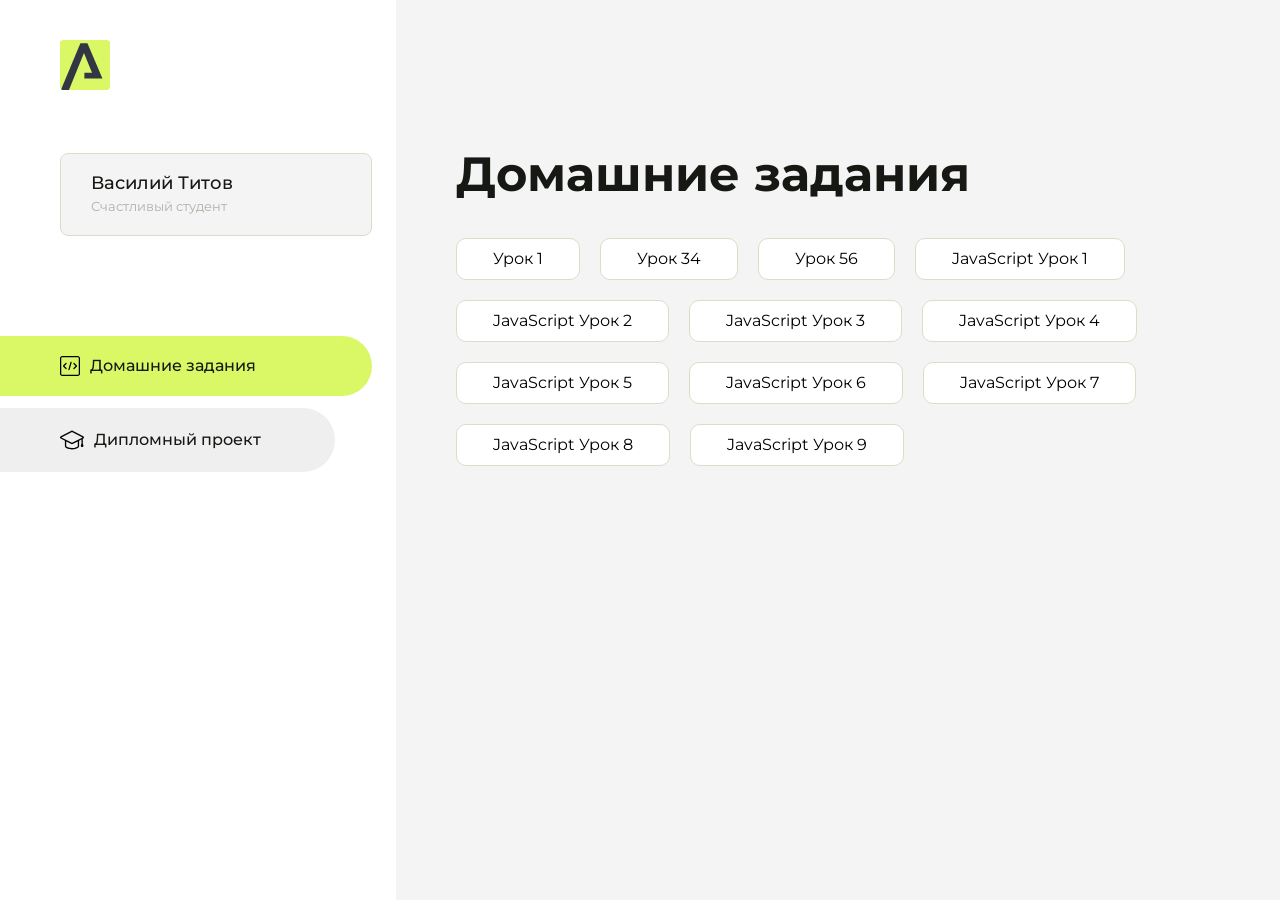
<file: index.html>
<!DOCTYPE html>
<html lang="en">
<head>
    <meta charset="UTF-8">
    <meta name="viewport" content="width=device-width, initial-scale=1.0">
    <title>Домашняя работа</title>
    <link rel="shortcut icon" href="src/logo.ico" type="image/x-icon">
    <link rel="preconnect" href="https://fonts.googleapis.com">
    <link rel="preconnect" href="https://fonts.gstatic.com" crossorigin>
    <link href="https://fonts.googleapis.com/css2?family=Montserrat:wght@400;500;700&family=Rubik:wght@500&display=swap"
          rel="stylesheet">
    <link rel="stylesheet" href="src/style.css">
</head>
<body id="body">
<div class="overlay" id="overlay"></div>
<div class="layout">
    <div class="burger" id="burger">
        <svg viewBox="0 0 24 24" fill="none" xmlns="http://www.w3.org/2000/svg">
            <g id="SVGRepo_bgCarrier" stroke-width="0"></g>
            <g id="SVGRepo_tracerCarrier" stroke-linecap="round" stroke-linejoin="round"></g>
            <g id="SVGRepo_iconCarrier">
                <path d="M4 18L20 18" stroke="#DAF765" stroke-width="2" stroke-linecap="round"></path>
                <path d="M4 12L20 12" stroke="#DAF765" stroke-width="2" stroke-linecap="round"></path>
                <path d="M4 6L20 6" stroke="#DAF765" stroke-width="2" stroke-linecap="round"></path>
            </g>
        </svg>
    </div>
    <aside class="sidebar" id="sidebar">
        <div class="sidebar__inner">
            <div class="logo">
                <svg width="50" height="50" viewBox="0 0 50 50" fill="none" xmlns="http://www.w3.org/2000/svg">
                    <g clip-path="url(#clip0_513_74730)">
                        <path d="M46.17 -0.257004H3.83C1.57281 -0.257004 -0.257 1.57281 -0.257 3.83V46.17C-0.257 48.4272 1.57281 50.257 3.83 50.257H46.17C48.4272 50.257 50.257 48.4272 50.257 46.17V3.83C50.257 1.57281 48.4272 -0.257004 46.17 -0.257004Z"
                              fill="#DAF765"/>
                        <path d="M24.375 38.4H42.461L27.441 3.1585H20.4355C20.4355 3.1585 6.7895 35.881 1.1945 49.294C2.015 50.0275 3.0945 50.257 3.6945 50.257H8.8445L23.954 13.07L32.0465 32.8285H24.375V38.4Z"
                              fill="#323843"/>
                    </g>
                    <defs>
                        <clipPath id="clip0_513_74730">
                            <rect width="50" height="50" fill="white"/>
                        </clipPath>
                    </defs>
                </svg>
            </div>
            <div class="sidebar__user">
                <div class="sidebar__name">Василий Титов</div>
                <div class="sidebar__text">Счастливый студент</div>
            </div>
            <div class="sidebar__tabs">
                <div class="sidebar__item">
                    <button class="sidebar__button active" id="tasks">
                        <svg xmlns="http://www.w3.org/2000/svg" width="20" height="20" viewBox="0 0 20 20" fill="none">
                            <g clip-path="url(#clip0_704_74543)">
                                <path d="M17.7083 20H2.29167C1.0275 20 0 18.9725 0 17.7083V2.29167C0 1.0275 1.0275 0 2.29167 0H17.7083C18.9725 0 20 1.0275 20 2.29167V17.7083C20 18.9725 18.9725 20 17.7083 20ZM2.29167 1.25C1.7175 1.25 1.25 1.7175 1.25 2.29167V17.7083C1.25 18.2825 1.7175 18.75 2.29167 18.75H17.7083C18.2825 18.75 18.75 18.2825 18.75 17.7083V2.29167C18.75 1.7175 18.2825 1.25 17.7083 1.25H2.29167Z"
                                      fill="black"/>
                                <path d="M6.04167 13.125C5.88167 13.125 5.72167 13.0642 5.6 12.9417L3.1 10.4417C2.85583 10.1975 2.85583 9.80167 3.1 9.5575L5.6 7.0575C5.84417 6.81333 6.24 6.81333 6.48417 7.0575C6.72833 7.30167 6.72833 7.6975 6.48417 7.94167L4.42583 10L6.48417 12.0583C6.72833 12.3025 6.72833 12.6983 6.48417 12.9425C6.36167 13.0642 6.20167 13.125 6.04167 13.125Z"
                                      fill="black"/>
                                <path d="M8.95833 14.1667C8.9 14.1667 8.84 14.1583 8.78167 14.1417C8.45083 14.0442 8.26083 13.6967 8.35833 13.3658L10.4417 6.28251C10.5392 5.95084 10.8892 5.76417 11.2175 5.85917C11.5483 5.95667 11.7383 6.30417 11.6408 6.63501L9.5575 13.7183C9.47833 13.9908 9.22833 14.1667 8.95833 14.1667Z"
                                      fill="black"/>
                                <path d="M13.9583 13.125C13.7983 13.125 13.6383 13.0642 13.5167 12.9417C13.2725 12.6975 13.2725 12.3017 13.5167 12.0575L15.575 9.99916L13.5167 7.94083C13.2725 7.69666 13.2725 7.30083 13.5167 7.05666C13.7608 6.81249 14.1567 6.81249 14.4008 7.05666L16.9008 9.55666C17.145 9.80083 17.145 10.1967 16.9008 10.4408L14.4008 12.9408C14.2783 13.0642 14.1183 13.125 13.9583 13.125Z"
                                      fill="black"/>
                            </g>
                            <defs>
                                <clipPath id="clip0_704_74543">
                                    <rect width="20" height="20" fill="white"/>
                                </clipPath>
                            </defs>
                        </svg>
                        <span>Домашние задания</span></button>
                </div>
                <div class="sidebar__item">
                    <button class="sidebar__button" id="diplom">
                        <svg xmlns="http://www.w3.org/2000/svg" width="24" height="24" viewBox="0 0 24 24" fill="none">
                            <g clip-path="url(#clip0_704_74553)">
                                <path d="M23.2628 10.5971C23.7176 10.365 24 9.90375 24 9.39337C24 8.883 23.7176 8.42175 23.2628 8.18962L12.6135 2.75362C12.2291 2.55824 11.7705 2.55787 11.3854 2.75399L0.736875 8.19C0.282375 8.42175 0 8.883 0 9.39337C0 9.90375 0.282375 10.365 0.736875 10.5971L4.89038 12.7177V18.2074C4.89038 19.8154 8.412 21.393 12 21.393C15.5884 21.393 19.1096 19.815 19.1096 18.2074V12.7174L21.4609 11.517V15.8017L20.901 17.2305C20.7409 17.6389 20.7934 18.0994 21.0405 18.4616C21.2876 18.8246 21.6979 19.041 22.1366 19.041C22.5754 19.041 22.9852 18.8246 23.2324 18.462C23.4795 18.099 23.532 17.6385 23.3719 17.2301L22.8124 15.8021V10.827L23.2628 10.5971ZM17.7623 18.1721C17.6198 18.6375 15.3491 20.0419 12 20.0419C8.65088 20.0419 6.38025 18.6375 6.2415 18.2074V12.3037L6.23887 12.3019C6.23812 12.057 6.1065 11.8207 5.87325 11.7019L1.3515 9.39337L12 3.95737L22.6489 9.39337L12 14.8294L5.87325 11.7019C5.54063 11.5331 4.6695 11.6674 4.5 12C4.33012 12.3322 4.55813 12.5479 4.89038 12.7177L11.3857 16.0331C11.5781 16.1314 11.7889 16.1805 12 16.1805C12.2107 16.1805 12.4222 16.1314 12.6146 16.0331L17.7593 13.407L17.7623 18.1721Z"
                                      fill="black"/>
                            </g>
                            <defs>
                                <clipPath id="clip0_704_74553">
                                    <rect width="24" height="24" fill="white"/>
                                </clipPath>
                            </defs>
                        </svg>
                        <span>Дипломный проект</span></button>
                </div>
            </div>
        </div>

    </aside>
    <div class="content">
        <div class="container">
            <div class="content__block" id="tasksBlock">
                <div class="content__title">Домашние задания</div>
                <ul class="content__list">
                    <li class="content__list-item">
                        <a href="practice1.1/index.html">Урок 1</a>
                    </li>
                    <li class="content__list-item">
                        <a href="homework34/index.html">Урок 34</a>
                    </li>
                    <li class="content__list-item">
                        <a href="homework56/index.html">Урок 56</a> 
                    </li>
                    <li class="content__list-item">
                        <a href="homework-js-1/index.html">JavaScript Урок 1</a> 
                    </li>
                    <li class="content__list-item">
                        <a href="homework-js-2/index.html">JavaScript Урок 2</a> 
                    </li>
                    <li class="content__list-item">
                        <a href="homework-js-3/index.html">JavaScript Урок 3</a> 
                    </li>
                    <li class="content__list-item">
                        <a href="homework-js-4/index.html">JavaScript Урок 4</a> 
                    </li>
                    <li class="content__list-item">
                        <a href="homework-js-5/index.html">JavaScript Урок 5</a> 
                    </li>
                    <li class="content__list-item">
                        <a href="homework-js-6/index.html">JavaScript Урок 6</a> 
                    </li>
                    <li class="content__list-item">
                        <a href="homework-js-7/index.html">JavaScript Урок 7</a> 
                    </li>
                    <li class="content__list-item">
                        <a href="homework-js-8/index.html">JavaScript Урок 8</a> 
                    </li>
                    <li class="content__list-item">
                        <a href="homework-js-9/index.html">JavaScript Урок 9</a> 
                    </li>
                </ul>
            </div>
            <div class="content__block hidden" id="diplomBlock">
                <div class="content__title">Дипломный проект</div>
                <div class="content__list-diplom">
                    <a href="homework-html-final/index.html">Ссылка на ДЗ</a>
                </div>
                <div class="content__decor">
                    <div class="content__decor-text">Давай проверим, чему ты научился!</div>
                    <div class="content__decor-img">
                        <img src="src/decor.png" alt="decor">
                    </div>
                </div>
            </div>
        </div>
    </div>
</div>
<script src="src/index.js"></script>
</body>
</html>
</file>
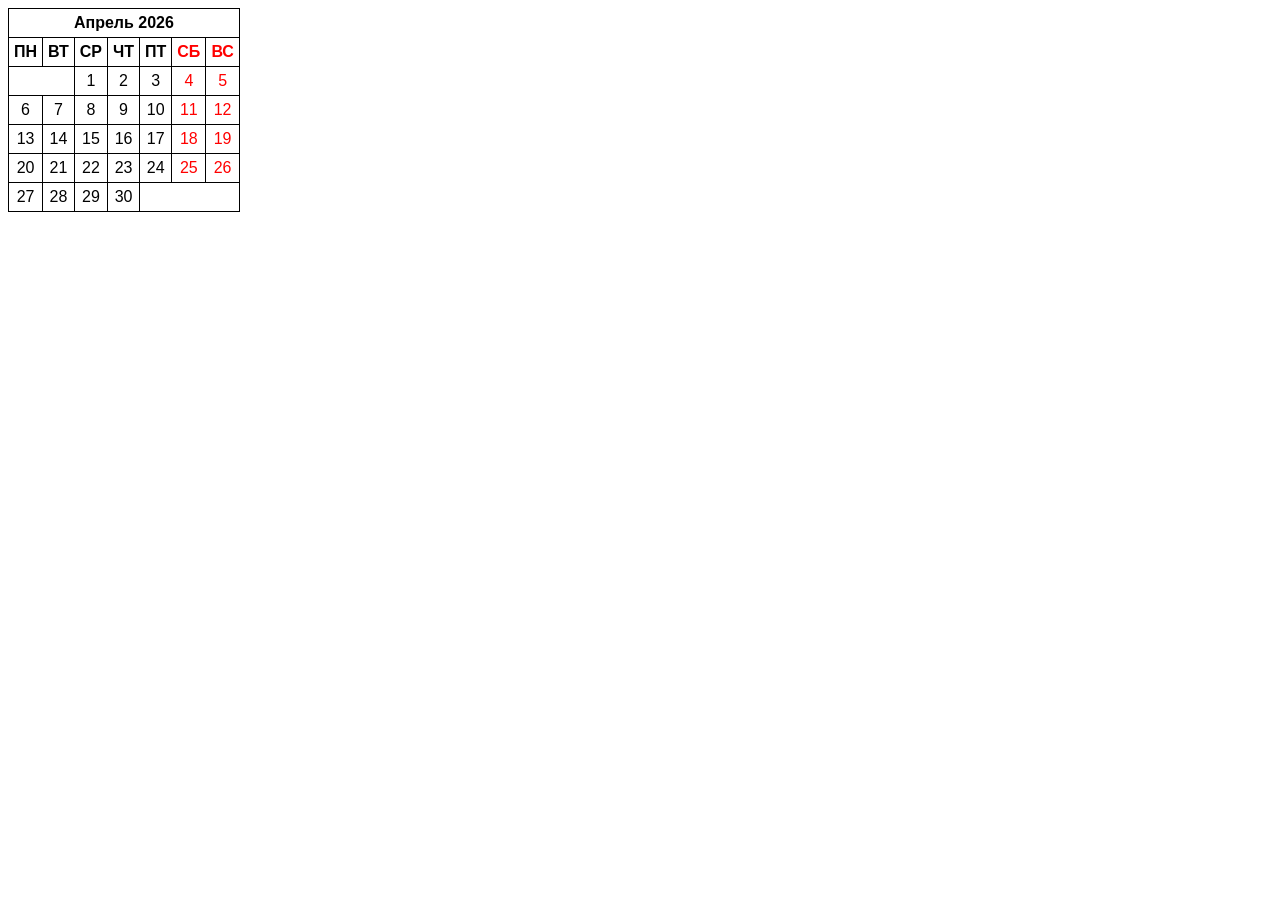
<file: homework34/index.html>
<!doctype html>
<html lang="en">
  <head>
    <meta charset="UTF-8" />
    <meta name="viewport" content="width=device-width, initial-scale=1.0" />
    <link rel="stylesheet" href="./css/style.css" />
    <title>Document</title>
  </head>
  <body>
    <table>
      <caption>
        Апрель 2026
      </caption>
      <thead>
        <tr>
          <th>ПН</th>
          <th>ВТ</th>
          <th>СР</th>
          <th>ЧТ</th>
          <th>ПТ</th>
          <th class="weekend">СБ</th>
          <th class="weekend">ВС</th>
        </tr>
      </thead>
      <tbody>
        <tr>
          <td colspan="2"></td>
          <td>1</td>
          <td>2</td>
          <td>3</td>
          <td class="weekend">4</td>
          <td class="weekend">5</td>
        </tr>
        <tr>
          <td>6</td>
          <td>7</td>
          <td>8</td>
          <td>9</td>
          <td>10</td>
          <td class="weekend">11</td>
          <td class="weekend">12</td>
        </tr>
        <tr>
          <td>13</td>
          <td>14</td>
          <td>15</td>
          <td>16</td>
          <td>17</td>
          <td class="weekend">18</td>
          <td class="weekend">19</td>
        </tr>
        <tr>
          <td>20</td>
          <td>21</td>
          <td>22</td>
          <td>23</td>
          <td>24</td>
          <td class="weekend">25</td>
          <td class="weekend">26</td>
        </tr>
        <tr>
          <td>27</td>
          <td>28</td>
          <td>29</td>
          <td>30</td>
          <td colspan="3"></td>
        </tr>
      </tbody>
    </table>
  </body>
</html>
</file>
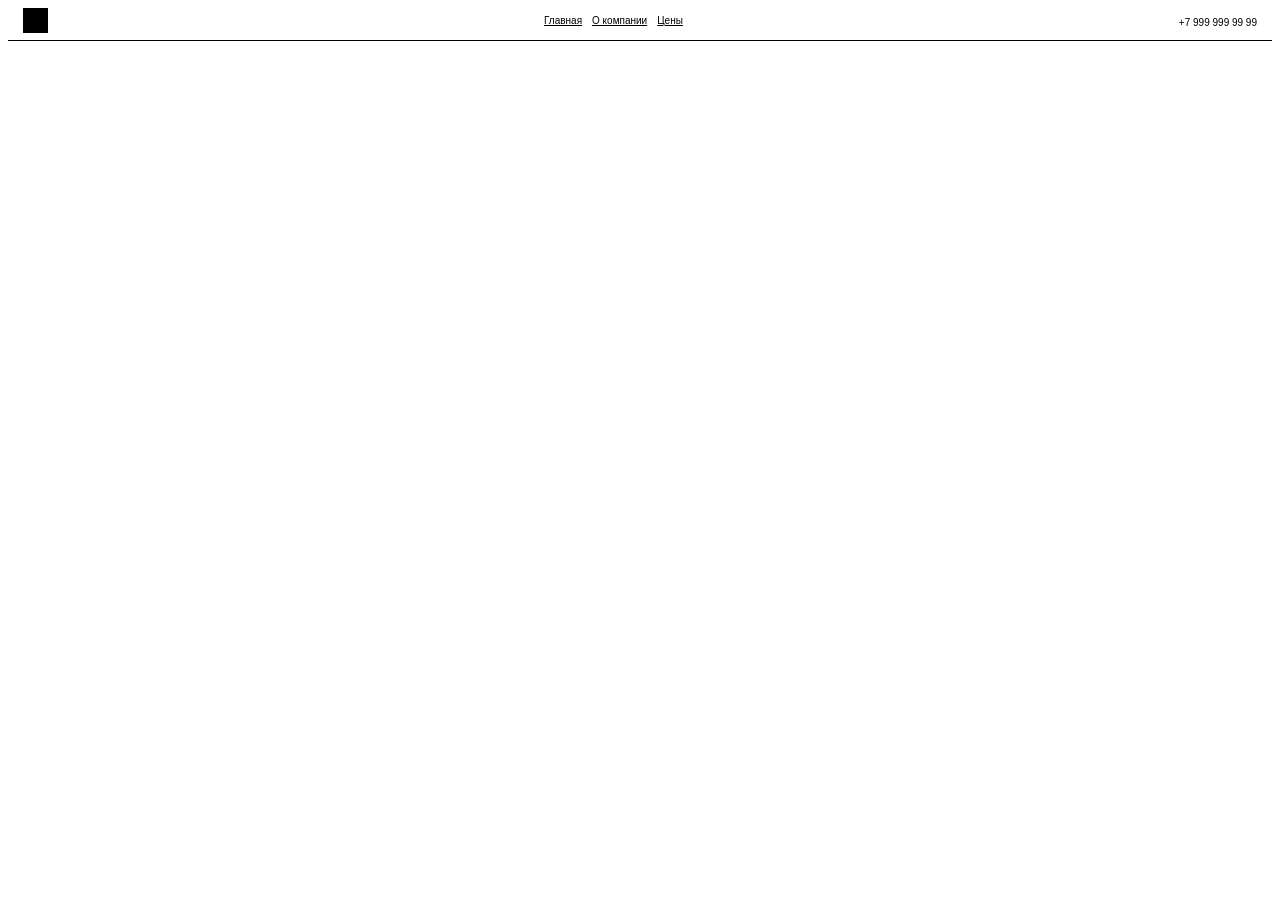
<file: homewrok56/index.html>
<!doctype html>
<html lang="en">
  <head>
    <meta charset="UTF-8" />
    <meta name="viewport" content="width=device-width, initial-scale=1.0" />
    <link rel="stylesheet" href="./css/style.css" />
    <title>Document</title>
  </head>
  <body>
    <header class="header">
      <div class="container">
        <div class="header__wrapper">
          <div class="header__icon">
            <a href="#" class="header__icon-link"></a>
          </div>
          <div class="header__nav">
            <ul class="header__nav-list">
              <a href="#" class="header__nav-link">Главная</a>
              <a href="#" class="header__nav-link">О компании</a>
              <a href="#" class="header__nav-link">Цены</a>
            </ul>
          </div>
          <div class="header__phone">
            <a class="header__phone-link" href="tel:+7 999 999 99 99"
              >+7 999 999 99 99</a
            >
          </div>
        </div>
      </div>
    </header>
  </body>
</html>
</file>
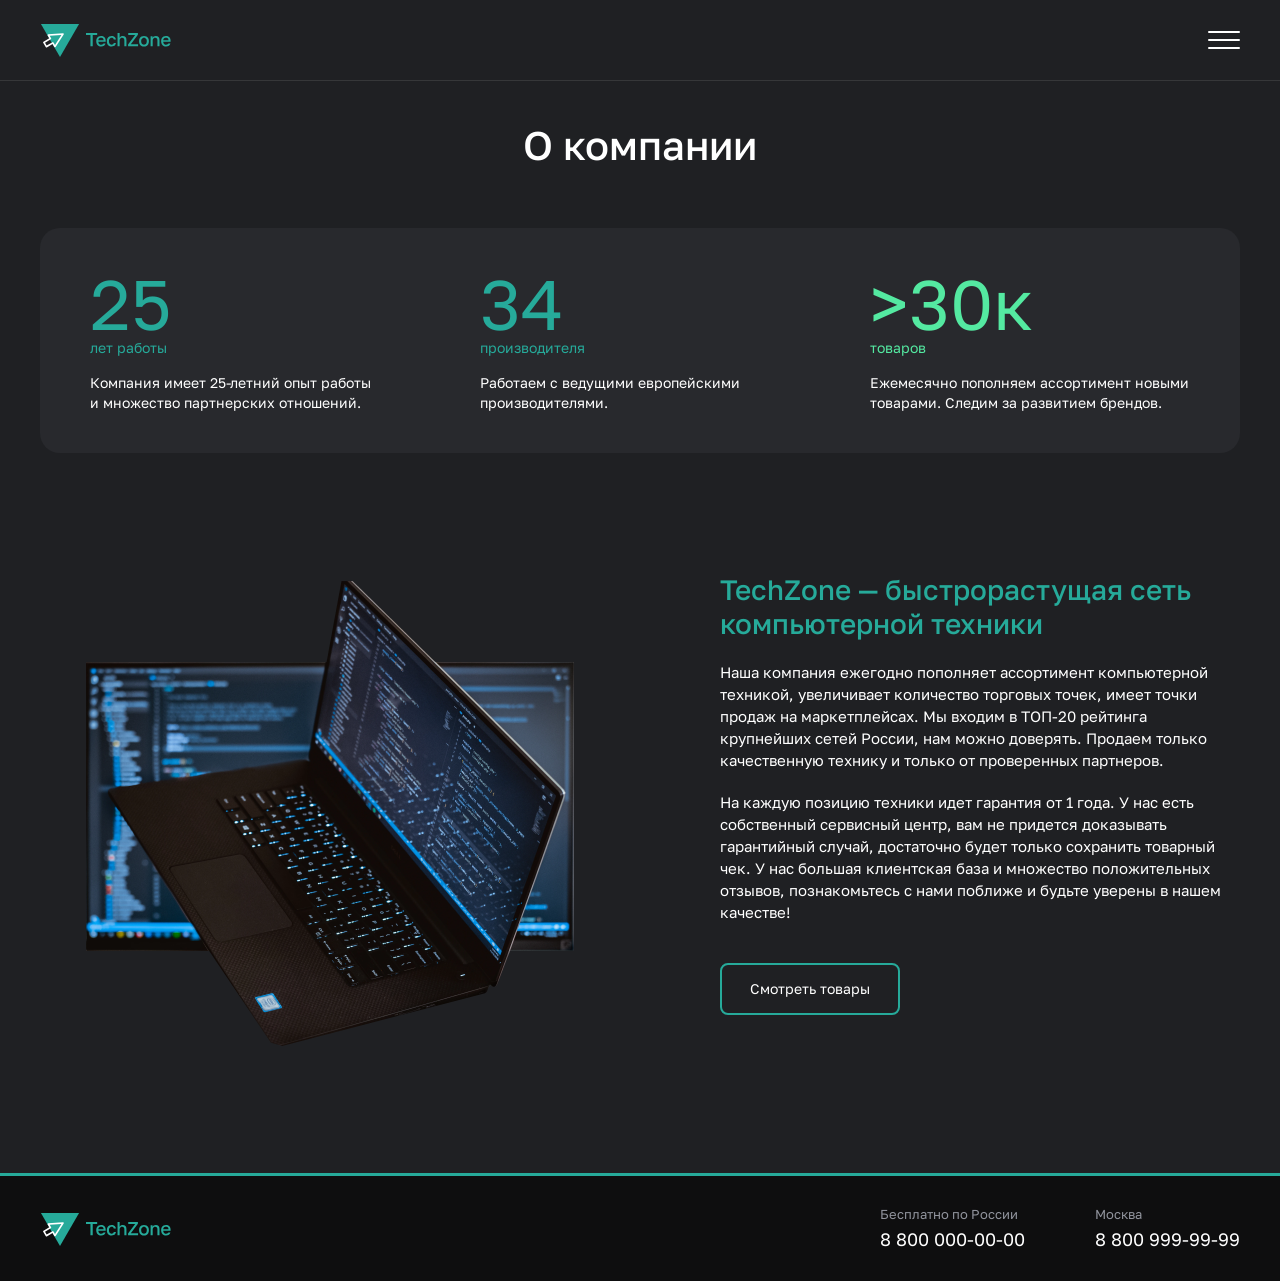
<file: practice1.1/index.html>
<!DOCTYPE html>
<html lang="ru">
  <head>
    <meta charset="UTF-8" />
    <meta name="viewport" content="width=device-width, initial-scale=1.0" />
    <meta http-equiv="X-UA-Compatible" content="ie=edge" />
    <link rel="stylesheet" href="css/style.css" />
    <title>О Компании - TechZone</title>
  </head>

  <body>
    <header class="header">
      <div class="container">
        <div class="header__content">
          <a href="about.html" class="header__logo-link">
            <img
              src="images/logo.svg"
              height="36"
              width="135"
              alt="Логотип компании TechZone"
            />
          </a>
          <button class="header__menu">
            <span class="header__menu-line"></span>
          </button>
        </div>
      </div>
    </header>
    <main>
      <div class="page-content">
        <div class="container">
          <h1 class="page-content__title">О компании</h1>

          <!-- Достижения -->
          <ul class="achievements">
            <li class="achievements__item">
              <div class="achievements__box">
                <span class="achievements__number">25</span>
                <span class="achievements__note">лет работы</span>
              </div>
              <p class="achievements__text">
                Компания имеет 25-летний опыт работы и&nbsp;множество
                партнерских отношений.
              </p>
            </li>
            <li class="achievements__item">
              <div class="achievements__box">
                <span class="achievements__number">34</span>
                <span class="achievements__note">производителя</span>
              </div>
              <p class="achievements__text">
                Работаем с ведущими европейскими производителями.
              </p>
            </li>
            <li class="achievements__item">
              <div class="achievements__box achievements__box--accent">
                <span class="achievements__number">>30к</span>
                <span class="achievements__note">товаров</span>
              </div>
              <p class="achievements__text">
                Ежемесячно пополняем ассортимент новыми товарами. Следим
                за&nbsp;развитием брендов.
              </p>
            </li>
          </ul>

          <!-- О компании -->
          <div class="about-company">
            <img
              class="about-company__img"
              src="images/about-img.png"
              height="480"
              width="580"
              alt="Изображение ноутбука"
            />
            <div class="about-company__inner">
              <h2 class="about-company__title">
                TechZone — быстрорастущая сеть компьютерной техники
              </h2>
              <p class="about-company__text">
                Наша компания ежегодно пополняет ассортимент компьютерной
                техникой, увеличивает количество торговых точек, имеет точки
                продаж на маркетплейсах. Мы входим в ТОП-20 рейтинга крупнейших
                сетей России, нам можно доверять. Продаем только качественную
                технику и только от проверенных партнеров.
              </p>
              <p class="about-company__text about-company__text--bottom">
                На каждую позицию техники идет гарантия от 1 года. У нас есть
                собственный сервисный центр, вам не придется доказывать
                гарантийный случай, достаточно будет только сохранить товарный
                чек. У нас большая клиентская база и множество положительных
                отзывов, познакомьтесь с нами поближе и будьте уверены в нашем
                качестве!
              </p>
              <a class="about-company__link" href="#">Смотреть товары</a>
            </div>
          </div>
        </div>
      </div>
    </main>
    <footer class="footer">
      <div class="container">
        <div class="footer__content">
          <a href="about.html" class="footer__logo-link">
            <img
              class="footer__logo-img"
              src="images/logo.svg"
              height="36"
              width="135"
              alt="Логотип компании TechZone"
            />
          </a>
          <ul class="footer__contact-list">
            <li class="footer__contact-item">
              <span class="footer__contact-name">Бесплатно по России</span>
              <a class="footer__contact-phone" href="tel:88000000000"
                >8 800 000-00-00</a
              >
            </li>
            <li class="footer__contact-item">
              <span class="footer__contact-name">Москва</span>
              <a class="footer__contact-phone" href="tel:88000000000"
                >8 800 999-99-99</a
              >
            </li>
          </ul>
        </div>
      </div>
    </footer>
  </body>
</html>
</file>
<file: src/style.css>
*{padding: 0;margin: 0;border: 0;}
*,*:before,*:after{-webkit-box-sizing: border-box;box-sizing: border-box;}
:focus,:active{outline: none;}
a:focus,a:active{outline: none;}
nav,footer,header,aside{display: block;}
html,body{
    height:100%;width:100%;
    font-size:100%;line-height:1;-ms-text-size-adjust:100%;-moz-text-size-adjust:100%;-webkit-text-size-adjust:100%;}
input,button,textarea{font-family:inherit;}
input::-ms-clear{display: none;}
button{cursor: pointer;}
button::-moz-focus-inner{padding:0;border:0;}
a,a:visited{text-decoration: none;}
a:hover{text-decoration: none;}
ul li{list-style: none;}
img{vertical-align: top;}
h1,h2,h3,h4,h5,h6{font-size:inherit;font-weight: inherit;}
a{color:inherit;}



body {
    font-family: "Montserrat",SansSerif;
    color: black;
}

body.overflow {
    overflow: hidden;
}



.layout {
    display: -webkit-box;
    display: -ms-flexbox;
    display: flex;
    min-height: 100vh;
}

.sidebar {
    padding: 40px 24px 40px 0;
    -ms-flex-negative: 0;
    flex-shrink: 0;
    background-color: white;
}



.content {
    -webkit-box-flex: 1;
    -ms-flex-positive: 1;
    flex-grow: 1;
    background-color: #F4F4F4;
}

.container {
    display: -webkit-box;
    display: -ms-flexbox;
    display: flex;
    -webkit-box-orient: vertical;
    -webkit-box-direction: normal;
    -ms-flex-direction: column;
    flex-direction: column;
    -webkit-box-pack: center;
    -ms-flex-pack: center;
    justify-content: center;
    -webkit-box-align: center;
    -ms-flex-align: center;
    align-items: center;
    padding: 150px 60px 80px 60px;
}


.logo {
    margin-left: 60px;
    margin-bottom: 60px;
}

.sidebar__user {
    background-color: #F4F4F4;
    padding: 20px 30px;
    margin-left: 60px;
    margin-bottom: 100px;
    border-radius: 8px;
    border: 1px solid #DADEC9;
}

.sidebar__name {
    color:#161814;
    font-size: 18px;
    font-weight: 500;
    margin-bottom: 6px;
}

.sidebar__text {
    color: #AFB1A7;
    font-size: 13px;
    font-weight: 400;
    line-height: 130%; /* 16.9px */
}

.sidebar__item {
    width: 372px;
}

.sidebar__button {
    display: -webkit-box;
    display: -ms-flexbox;
    display: flex;
    -webkit-box-align: center;
    -ms-flex-align: center;
    align-items: center;
    gap: 10px;
    padding: 20px 60px;
    margin-bottom: 12px;
    border-radius: 0px 100px 100px 0px;
    -webkit-transition: all .5s;
    -o-transition: all .5s;
    transition: all .5s;
    cursor: pointer;
    width: 90%;
    color:#161814;
    font-size: 16px;
    font-weight: 500;
}

.sidebar__button.active , .sidebar__button:hover {
    width: 100%;
    background-color: #DAF765;
}


.content__title {
    color: #161814;
    font-size: 48px;
    font-weight: 700;
    margin-bottom: 40px;
}

.content__list {
    display: -webkit-box;
    display: -ms-flexbox;
    display: flex;
    -webkit-box-align: center;
    -ms-flex-align: center;
    align-items: center;
    -ms-flex-wrap: wrap;
    flex-wrap: wrap;
    gap: 20px;
}



.content__list-item  {
    cursor: pointer;
    padding: 12px 18px;
    background-color: #fff;
    border-radius: 10px;
    border: 1px solid #DADEC9;
    -webkit-transition: all .3s;
    -o-transition: all .3s;
    transition: all .3s;
}

.content__list-item:hover,.content__list-diplom:hover {
    background-color: #AFB1A7;
}

li a {
    padding: 12px 18px;

}


.content__list-diplom {
    -webkit-transition: all .3s;
    -o-transition: all .3s;
    transition: all .3s;
    display: inline-block;
    padding: 12px 18px;
    background-color: #fff;
    border-radius: 10px;
    border: 1px solid #DADEC9;
}

.content__decor {
    display: -webkit-box;
    display: -ms-flexbox;
    display: flex;
    -webkit-box-align: center;
    -ms-flex-align: center;
    align-items: center;
}

.content__decor-text {
    color:#BEDD44;
    font-size: 36px;
    font-weight: 700;
    line-height: 110%; /* 39.6px */
}

.content__block {
    max-width: 1200px;
}

.content__block.hidden {
    display: none;
}

.content__decor-img img{
    width: 100%;
}

.burger {
    display: none;
    padding: 5px;
    position: fixed;
    top: 3%;
    right: 7%;
    width: 40px;
    height: 40px;
    background-color: #161814;
    border-radius: 50%;
    z-index: 10;
    border: 1px solid #DAF765;
}

@media (max-width: 768px) {
    .burger {
        display: block;
    }

    .sidebar {
        -webkit-transition: all .3s;
        -o-transition: all .3s;
        transition: all .3s;
        -webkit-transform: translateX(-100%);
        -ms-transform: translateX(-100%);
        transform: translateX(-100%);
        position: fixed;
        top: 0;
        left: 0;
        bottom: 0;
        z-index: 5;
    }

    .sidebar.show {
        -webkit-transform: translateX(0%);
        -ms-transform: translateX(0%);
        transform: translateX(0%);
    }

    .overlay {
        opacity: 0;
        pointer-events: none;
        -webkit-transition: all .3s;
        -o-transition: all .3s;
        transition: all .3s;
        position: absolute;
        top: 0;
        right: 0;
        left: 0;
        bottom: 0;
        z-index: 3;
        background-color: #000000e0;
    }

    .overlay.show {
        opacity: 1;
        pointer-events: all;
    }

    .container {
        padding: 40px 20px;
        min-height: 100%;
    }

    .content__decor {
        margin-top: 20px;
        -webkit-box-orient: vertical;
        -webkit-box-direction: normal;
        -ms-flex-direction: column;
        flex-direction: column;
    }
}

@media (max-width: 400px) {
    .sidebar__user {
        margin-left: 0;
    }
}
</file>
<file: homework34/css/style.css>
body {
  font-family: Arial, Helvetica, sans-serif;
}

table {
  border-collapse: collapse;
}

td,
th,
caption {
  border: 1px solid black;
  text-align: center;
  padding: 5px;
}

caption {
  border-bottom: none;
  font-weight: 800;
}

.weekend {
  color: red;
}
</file>
<file: homewrok56/css/style.css>
* {
  box-sizing: border-box;
}

html {
  font-family: Arial, Helvetica, sans-serif;
}

ul {
  list-style-type: none;
  padding: 0;
  margin: 0;
}

.header {
  padding: 0 0 7px 0;
  border-bottom: 1px solid black;
}

.container {
  max-width: 1320px;
  padding: 0 15px;
  margin: 0 auto;
}

.header__wrapper {
  width: 100%;
  display: flex;
  flex-wrap: wrap;
  align-items: center;
}

.header__icon-link {
  display: block;
  background-color: black;
  height: 25px;
  width: 25px;
}

.header__nav {
  margin: 0 auto;
}

.header__nav-list {
  display: flex;
  gap: 10px;
}

.header__nav-link {
  color: black;
  font-size: 10px;
}

.header__phone-link {
  font-size: 10px;
  color: black;
  text-decoration: none;
}
</file>
<file: practice1.1/css/style.css>
@import "global/fonts.css";
@import "global/reboot.css";
@import "global/container.css";
@import "blocks/header.css";
@import "blocks/page-content.css";
@import "blocks/footer.css";
@import "blocks/about-company.css";
@import "blocks/achievements.css";
</file>
